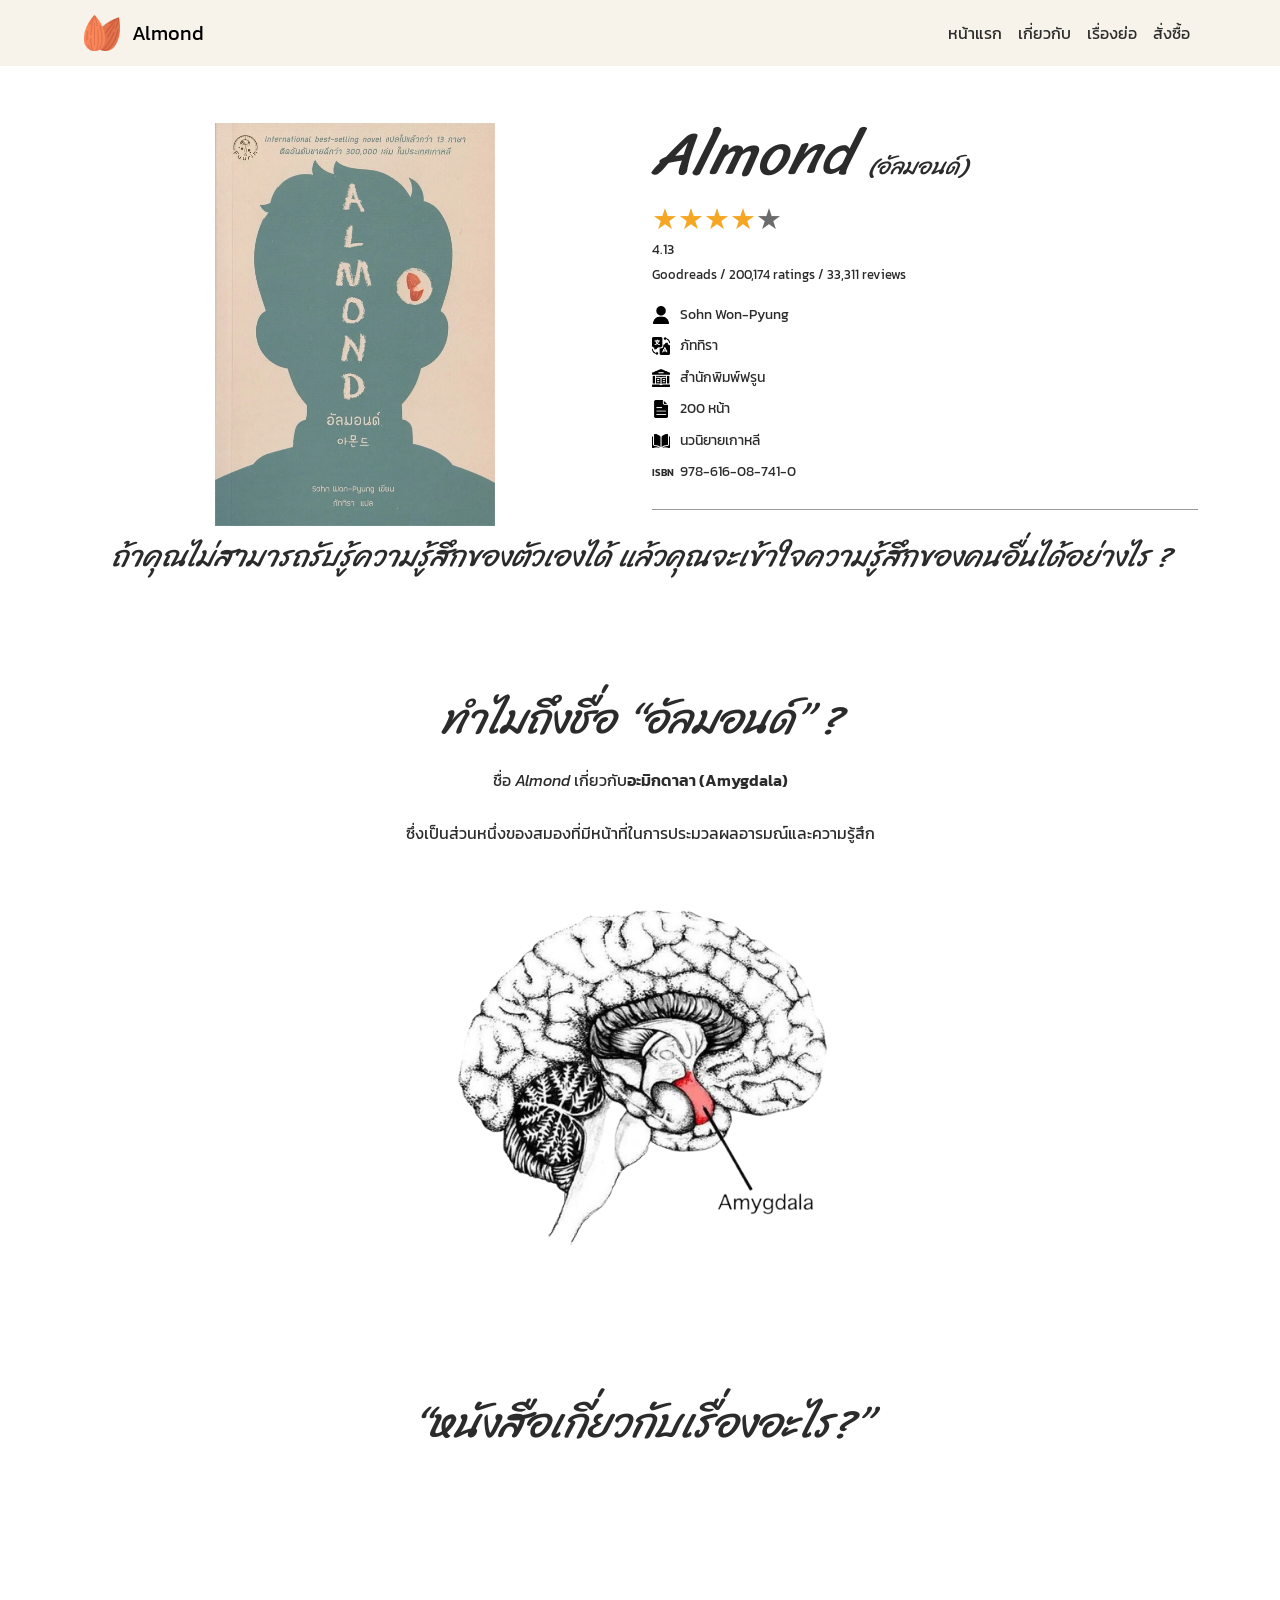
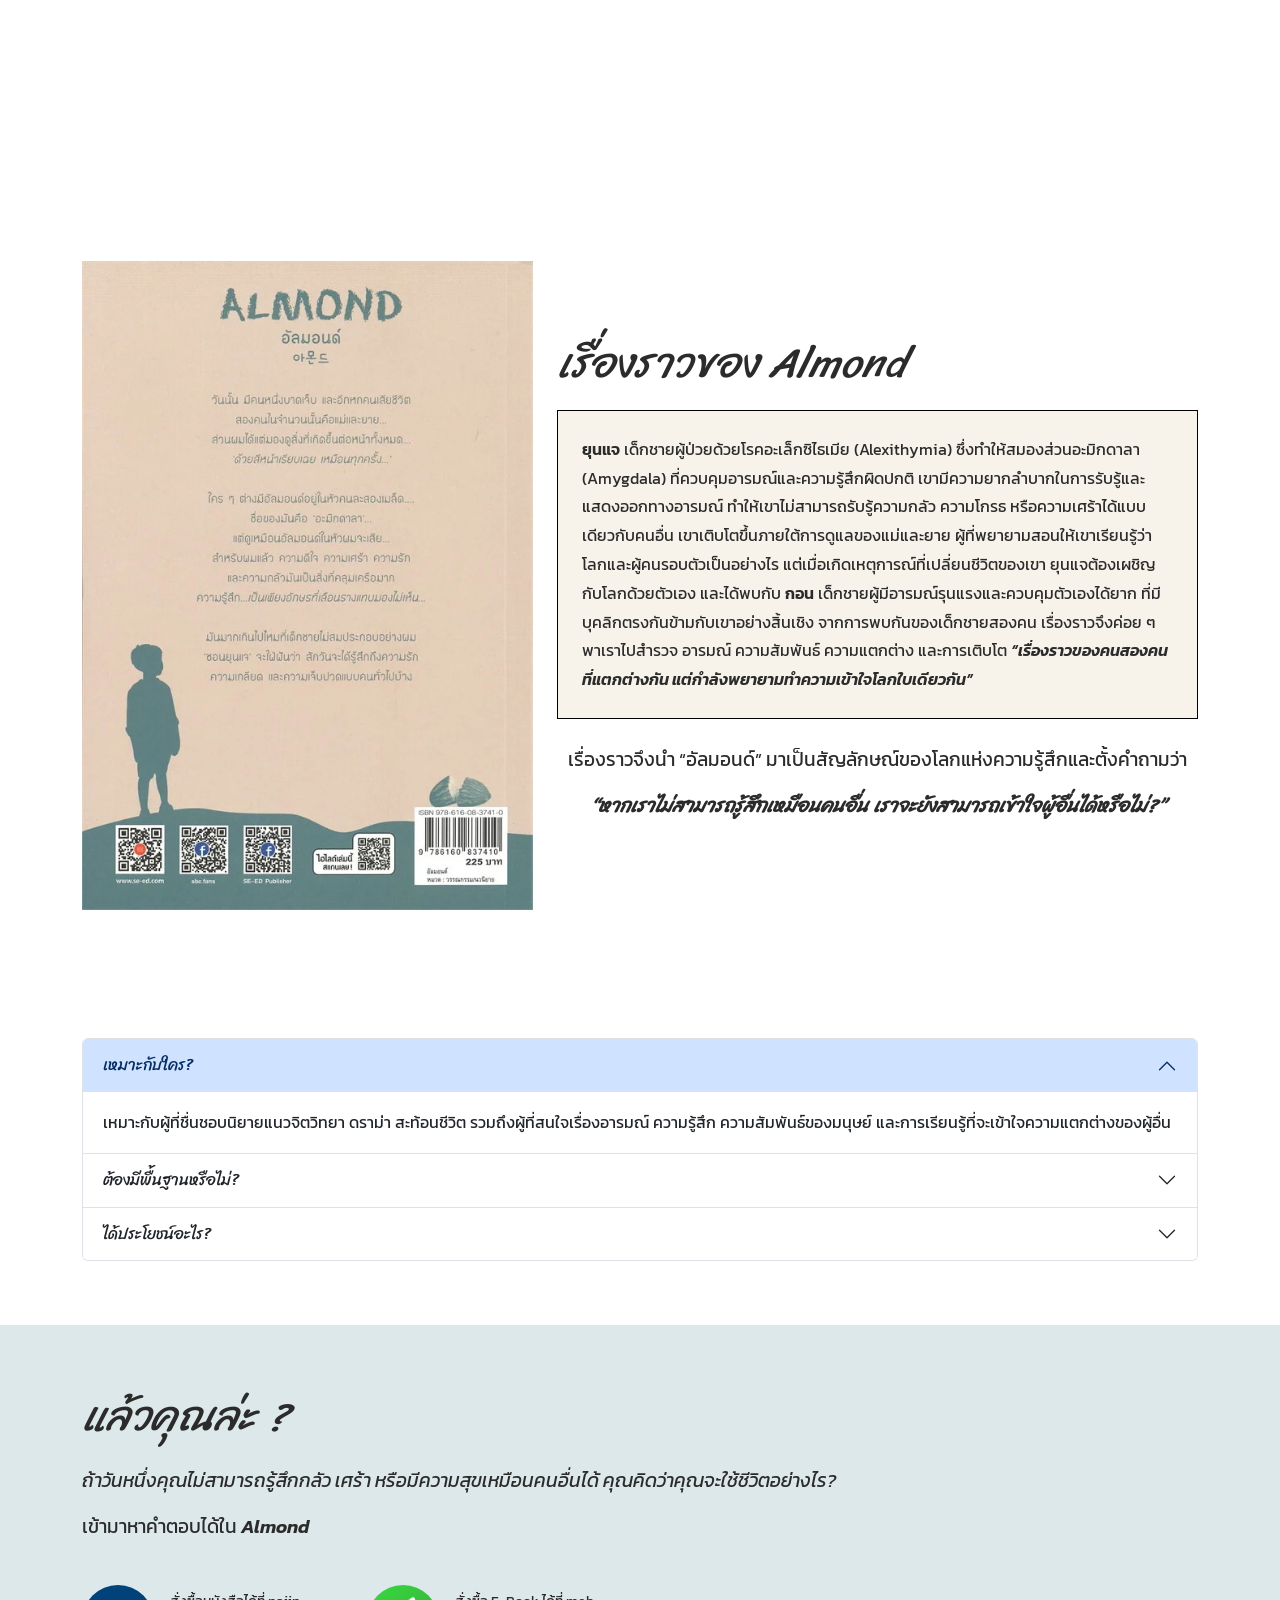
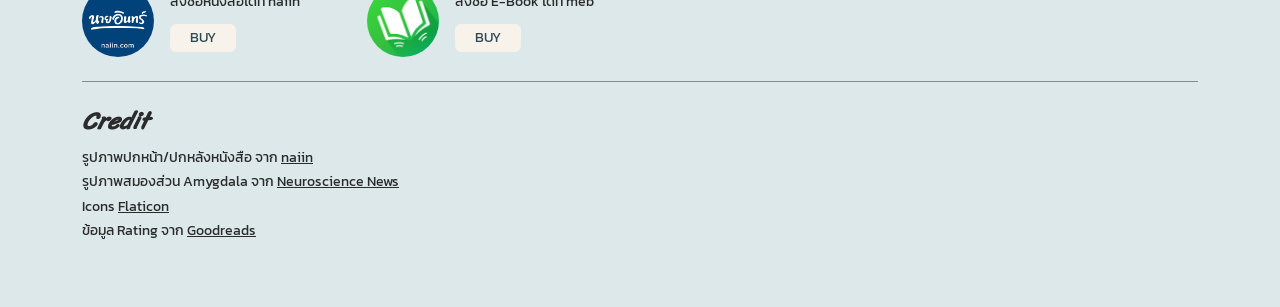
<file: index.html>
<!DOCTYPE html>
<html lang="th">

<head>
  <meta charset="UTF-8">
  <meta name="viewport" content="width=device-width, initial-scale=1.0">
  <title>ALMOND</title>
  <meta name="keywords" content="อัลมอนด์ (Almond),ความเข้าใจอารมณ์,รีวิวนิยายเกาหลี,นิยายดราม่า,หนังสือที่ BTS อ่าน">
  <meta name="description" content="อัลมอนด์ (Almond) นิยายเกาหลีที่เล่าเรื่องราวของเด็กชายผู้มีความบกพร่องในการรับรู้และระบุอารมณ์ อันเกี่ยวข้องกับสมองส่วนอะมิกดาลา (Amygdala) 
      พร้อมเรื่องราวที่ชวนให้เข้าใจความรู้สึกของผู้อื่น อีกทั้งยังเป็นหนังสือที่สมาชิกวง BTS เคยอ่านอีกด้วย">

  <!-- Bootstrap CSS -->
  <link href="https://cdn.jsdelivr.net/npm/bootstrap@5.3.3/dist/css/bootstrap.min.css" rel="stylesheet">
  <link rel="preconnect" href="https://fonts.googleapis.com">
  <link rel="preconnect" href="https://fonts.gstatic.com" crossorigin>
  <link
    href="https://fonts.googleapis.com/css2?family=Chakra+Petch&family=Google+Sans:ital,opsz,wght@0,17..18,400..700;1,17..18,400..700&family=Kanit:ital,wght@0,100;0,200;0,300;0,400;0,500;0,600;0,700;0,800;0,900;1,100;1,200;1,300;1,400;1,500;1,600;1,700;1,800;1,900&family=Mali&family=Sriracha&display=swap"
    rel="stylesheet">
  <link href="https://unpkg.com/aos@2.3.1/dist/aos.css" rel="stylesheet">
  <link rel="stylesheet" href="CSS/style.css">
</head>

<body>

  <!-- =========================
       Header
       ========================= -->
  <header>
    <div class="container">
      <nav class="navbar navbar-expand-md px-0">
        <a class="navbar-brand" href="#">
          <img src="Images/almond7.png" alt="Almond logo">
          <span>Almond</span>
        </a>

        <button class="navbar-toggler" type="button" data-bs-toggle="collapse" data-bs-target="#mainNav"
          aria-label="เปิดเมนู">
          <span class="navbar-toggler-icon"></span>
        </button>

        <div class="collapse navbar-collapse" id="mainNav">
          <ul class="navbar-nav ms-auto">
            <li class="nav-item"><a class="nav-link" href="#">หน้าแรก</a></li>
            <li class="nav-item"><a class="nav-link" href="#about">เกี่ยวกับ</a></li>
            <li class="nav-item"><a class="nav-link" href="#story">เรื่องย่อ</a></li>
            <li class="nav-item"><a class="nav-link" href="#download">สั่งซื้อ</a></li>
          </ul>
        </div>
      </nav>
    </div>
  </header>


  <!-- =========================
     Hero Section
     ========================= -->
  <section id="hero">
    <div class="container">
      <div class="hero-card">
        <div class="row align-items-center g-4">

          <!-- คอลัมน์ซ้าย: ปกหนังสือ -->
          <div class="col-12 col-md-6 text-center">
            <img src="Images/Almond3.jpg" alt="ปกหนังสือ Almond" class="img-fluid book-cover" data-aos="flip-left"
              data-aos-duration="3000">
          </div>

          <!-- คอลัมน์ขวา: ชื่อเรื่อง + Rating + ข้อมูลหนังสือ -->
          <div class="col-12 col-md-6">
            <h1>Almond <span>(อัลมอนด์)</span></h1>

            <div class="rating-row">
              <div class="rating">
                <span class="star">★</span><span class="star">★</span><span class="star">★</span><span
                  class="star">★</span><span class="star off">★</span>
              </div>
              <span class="rating-score">4.13</span>
            </div>
            <p class="rating-source">Goodreads / 200,174 ratings / 33,311 reviews</p>

            <ul class="book-info">
              <li><img src="Images/user.png" alt="">Sohn Won-Pyung</li>
              <li><img src="Images/translation.png" alt="">ภัททิรา</li>
              <li><img src="Images/publisher.png" alt="">สำนักพิมพ์ฟรูน</li>
              <li><img src="Images/page.png" alt="">200 หน้า</li>
              <li><img src="Images/open-book.png" alt="">นวนิยายเกาหลี</li>
              <li><span class="isbn-label">ISBN</span>978-616-08-741-0</li>
            </ul>

            <hr>
          </div>

        </div>

        <!-- แถวล่าง -->
        <div class="row">
          <div class="col-12">
            <blockquote>
              ถ้าคุณไม่สามารถรับรู้ความรู้สึกของตัวเองได้
              แล้วคุณจะเข้าใจความรู้สึกของคนอื่นได้อย่างไร ?
            </blockquote>
          </div>
        </div>
      </div>
    </div>
  </section>

  <!-- =========================
       Section 1 : ทำไมถึงชื่อ "อัลมอนด์"
       ========================= -->
  <section id="about" class="bg-white">
    <div class="container">
          <div class="col-12 text-center">
            <h2>ทำไมถึงชื่อ “อัลมอนด์” ?</h2>
            <p class="lead-text">
              ชื่อ <em>Almond</em> เกี่ยวกับ<strong>อะมิกดาลา (Amygdala)</strong>
            </p>
            <p class="lead-text">
              ซึ่งเป็นส่วนหนึ่งของสมองที่มีหน้าที่ในการประมวลผลอารมณ์และความรู้สึก
            </p>
            <img src="Images/Almond5.png" alt="สมองส่วนอะมิกดาลา (Amygdala)" class="img-fluid brain-img">
    </div>
    </div>
  </section>


  <!-- =========================
       Section 1.2 : หนังสือพูดถึงอะไร
       ========================= -->
  <section id="theme" class="bg-white">
    <div class="container">
      <h2 class="text-center">“หนังสือเกี่ยวกับเรื่องอะไร?”</h2>
      <div class="row g-4 mt-2">

        <div class="col-12 col-md-6 col-lg-3" data-aos="fade-up" data-aos-duration="2000">
          <div class="theme-card">
            <img src="Images/emotional.png" alt="อารมณ์" class="theme-icon">
            <h3>อารมณ์</h3>
            <p>เราจำเป็นต้องรู้สึกเหมือนคนอื่นหรือไม่ จึงจะสามารถเข้าใจพวกเขาได้</p>
          </div>
        </div>

        <div class="col-12 col-md-6 col-lg-3" data-aos="fade-up" data-aos-duration="2000">
          <div class="theme-card">
            <img src="Images/relationship.png" alt="ความสัมพันธ์" class="theme-icon">
            <h3>ความสัมพันธ์</h3>
            <p>บางครั้งการเข้าใจใครสักคน อาจเริ่มต้นจากการยอมรับว่าเราแตกต่างกัน</p>
          </div>
        </div>

        <div class="col-12 col-md-6 col-lg-3" data-aos="fade-up" data-aos-duration="2000">
          <div class="theme-card">
            <img src="Images/differentiate.png" alt="ความแตกต่าง" class="theme-icon">
            <h3>ความแตกต่าง</h3>
            <p>การแตกต่างจากคนส่วนใหญ่ ไม่ได้หมายความว่าเราผิดหรือไม่สมบูรณ์</p>
          </div>
        </div>

        <div class="col-12 col-md-6 col-lg-3" data-aos="fade-up" data-aos-duration="2000">
          <div class="theme-card">
            <img src="Images/growing-up.png" alt="การเติบโต" class="theme-icon">
            <h3>การเติบโต</h3>
            <p>มนุษย์สามารถเรียนรู้สิ่งที่ตัวเองไม่เคยเข้าใจ ผ่านประสบการณ์และผู้คนที่เข้ามาในชีวิต</p>
          </div>
        </div>

      </div>
    </div>
  </section>



  <!-- =========================
       Section 2 : เรื่องย่อ
       ========================= -->
  <section id="story" class="bg-white">
    <div class="container">
      <div class="row align-items-center g-4">

        <!-- คอลัมน์ซ้าย: รูปภาพ -->
        <div class="col-12 col-md-5 text-center">
          <img src="Images/Almond2.jpg" alt="หนังสือ Almond ปกหลัง" class="img-fluid story-img">
        </div>


        <!-- คอลัมน์ขวา: เนื้อเรื่อง -->
        <div class="col-sm-12 col-md-7 col-lg-7 col-xl-7">
         
          <h2>เรื่องราวของ Almond</h2>
          <div class="story-box">
            <p>
              <strong>ยุนแจ</strong> เด็กชายผู้ป่วยด้วยโรคอะเล็กซิไธเมีย (Alexithymia)
              ซึ่งทำให้สมองส่วนอะมิกดาลา (Amygdala) ที่ควบคุมอารมณ์และความรู้สึกผิดปกติ
              เขามีความยากลำบากในการรับรู้และแสดงออกทางอารมณ์
              ทำให้เขาไม่สามารถรับรู้ความกลัว ความโกรธ หรือความเศร้าได้แบบเดียวกับคนอื่น
              เขาเติบโตขึ้นภายใต้การดูแลของแม่และยาย
              ผู้ที่พยายามสอนให้เขาเรียนรู้ว่าโลกและผู้คนรอบตัวเป็นอย่างไร
              แต่เมื่อเกิดเหตุการณ์ที่เปลี่ยนชีวิตของเขา ยุนแจต้องเผชิญกับโลกด้วยตัวเอง
              และได้พบกับ <strong>กอน</strong> เด็กชายผู้มีอารมณ์รุนแรงและควบคุมตัวเองได้ยาก
              ที่มีบุคลิกตรงกันข้ามกับเขาอย่างสิ้นเชิง
              จากการพบกันของเด็กชายสองคน เรื่องราวจึงค่อย ๆ พาเราไปสำรวจ อารมณ์ ความสัมพันธ์ ความแตกต่าง และการเติบโต
              <strong><em>“เรื่องราวของคนสองคนที่แตกต่างกัน แต่กำลังพยายามทำความเข้าใจโลกใบเดียวกัน”</em></strong>
            </p>
          </div>

          <p class="text-center mt-4 story-intro">
            เรื่องราวจึงนำ “อัลมอนด์” มาเป็นสัญลักษณ์ของโลกแห่งความรู้สึกและตั้งคำถามว่า
          </p>
          <p class="text-center quote-text story-intro">
            <strong><em>“หากเราไม่สามารถรู้สึกเหมือนคนอื่น
                เราจะยังสามารถเข้าใจผู้อื่นได้หรือไม่?”</em></strong>
          </p>
        </div>
      </div>
    </div>
    </div>
  </section>

  <!-- =========================
       Section 1.3 : เหมาะกับใคร
       ========================= -->
  <section id="faq">
    <div class="container">

      <div class="accordion" id="faqAccordion">
        <div class="accordion-item">
          <h3 class="accordion-header">
            <button class="accordion-button" type="button" data-bs-toggle="collapse" data-bs-target="#faq1"
              aria-expanded="true" aria-controls="faq1">
              เหมาะกับใคร?
            </button>
          </h3>
          <div id="faq1" class="accordion-collapse collapse show" data-bs-parent="#faqAccordion">
            <div class="accordion-body">เหมาะกับผู้ที่ชื่นชอบนิยายแนวจิตวิทยา ดราม่า สะท้อนชีวิต
              รวมถึงผู้ที่สนใจเรื่องอารมณ์ ความรู้สึก ความสัมพันธ์ของมนุษย์
              และการเรียนรู้ที่จะเข้าใจความแตกต่างของผู้อื่น</div>
          </div>
        </div>

        <div class="accordion-item">
          <h3 class="accordion-header">
            <button class="accordion-button collapsed" type="button" data-bs-toggle="collapse" data-bs-target="#faq2"
              aria-expanded="false" aria-controls="faq2">
              ต้องมีพื้นฐานหรือไม่?
            </button>
          </h3>
          <div id="faq2" class="accordion-collapse collapse" data-bs-parent="#faqAccordion">
            <div class="accordion-body">ไม่จำเป็นต้องมีพื้นฐานด้านจิตวิทยาหรือความรู้ทางการแพทย์มาก่อน
              เพราะเนื้อเรื่องถ่ายทอดผ่านชีวิตและความสัมพันธ์ของตัวละครด้วยภาษาที่เข้าใจง่าย
              ทำให้ผู้อ่านเข้าถึงเรื่องราวได้ไม่ยาก</div>
          </div>
        </div>

        <div class="accordion-item">
          <h3 class="accordion-header">
            <button class="accordion-button collapsed" type="button" data-bs-toggle="collapse" data-bs-target="#faq3"
              aria-expanded="false" aria-controls="faq3">
              ได้ประโยชน์อะไร?
            </button>
          </h3>
          <div id="faq3" class="accordion-collapse collapse" data-bs-parent="#faqAccordion">
            <div class="accordion-body">ช่วยให้ผู้อ่านเข้าใจความหลากหลายทางอารมณ์และการแสดงออกของมนุษย์มากขึ้น
              เรียนรู้ที่จะยอมรับความแตกต่าง ฝึกมองโลกผ่านมุมมองของผู้อื่น
              และตระหนักถึงความสำคัญของความเห็นอกเห็นใจในการสร้างความสัมพันธ์ระหว่างมนุษย์
            </div>
    </div>
  </section>

  <!-- =========================
       Footer
       ========================= -->
  <footer id="download" class="bg-mist">
    <div class="container">

      <!-- ข้อความชวนคิด -->
      <div class="row">
        <div class="col-sm-12 col-md-10 col-lg-10 story-intro">
          <h2>แล้วคุณล่ะ ?</h2>
          <p class="footer-question">
            ถ้าวันหนึ่งคุณไม่สามารถรู้สึกกลัว เศร้า หรือมีความสุขเหมือนคนอื่นได้
            คุณคิดว่าคุณจะใช้ชีวิตอย่างไร?
          </p>
          <p>เข้ามาหาคำตอบได้ใน <strong><em>Almond</em></strong></p>
        </div>
      </div>

      <!-- ปุ่มสั่งซื้อ -->
      <div class="row g-4 mt-1">

        <div class="col-sm-12 col-md-3 col-lg-3">
          <div class="buy-item">
            <img src="Images/naiin.png" alt="naiin" class="buy-logo">
            <div>
              <p>สั่งซื้อหนังสือได้ที่ naiin</p>
              <a href="https://www.naiin.com/product/detail/556042" target="_blank" rel="noopener noreferrer"
                class="btn btn-buy">BUY</a>
            </div>
          </div>
        </div>

        <div class="col-sm-12 col-md-3">
          <div class="buy-item">
            <img src="Images/meb.png" alt="meb" class="buy-logo">
            <div>
              <p>สั่งซื้อ E-Book ได้ที่ meb</p>
              <a href="https://www.mebmarket.com/ebook-124011-%E0%B8%AD%E0%B8%B1%E0%B8%A5%E0%B8%A1%E0%B8%AD%E0%B8%99%E0%B8%94%E0%B9%8C--Almond"
                target="_blank" rel="noopener noreferrer" class="btn btn-buy">BUY</a>
            </div>
          </div>
        </div>

      </div>

      <hr>

      <h3>Credit</h3>
      <ul class="credit-list">
        <li>รูปภาพปกหน้า/ปกหลังหนังสือ จาก
          <a href="https://www.naiin.com/" target="_blank" rel="noopener">naiin</a>
        </li>
        <li>รูปภาพสมองส่วน Amygdala จาก
          <a href="https://neurosciencenews.com/" target="_blank" rel="noopener">Neuroscience News</a>
        </li>
        <li>Icons
          <a href="https://www.flaticon.com/" target="_blank" rel="noopener">Flaticon</a>
        </li>
        <li>ข้อมูล Rating จาก
          <a href="https://www.goodreads.com/book/show/52219386-almond" target="_blank" rel="noopener">Goodreads</a>
        </li>
      </ul>
    </div>
  </footer>



  <!-- Bootstrap JS -->
  <script src="https://cdn.jsdelivr.net/npm/bootstrap@5.3.3/dist/js/bootstrap.bundle.min.js"></script>
  <script src="https://unpkg.com/aos@2.3.1/dist/aos.js"></script>
  <script>
    AOS.init();
  </script>

</body>

</html>
</file>
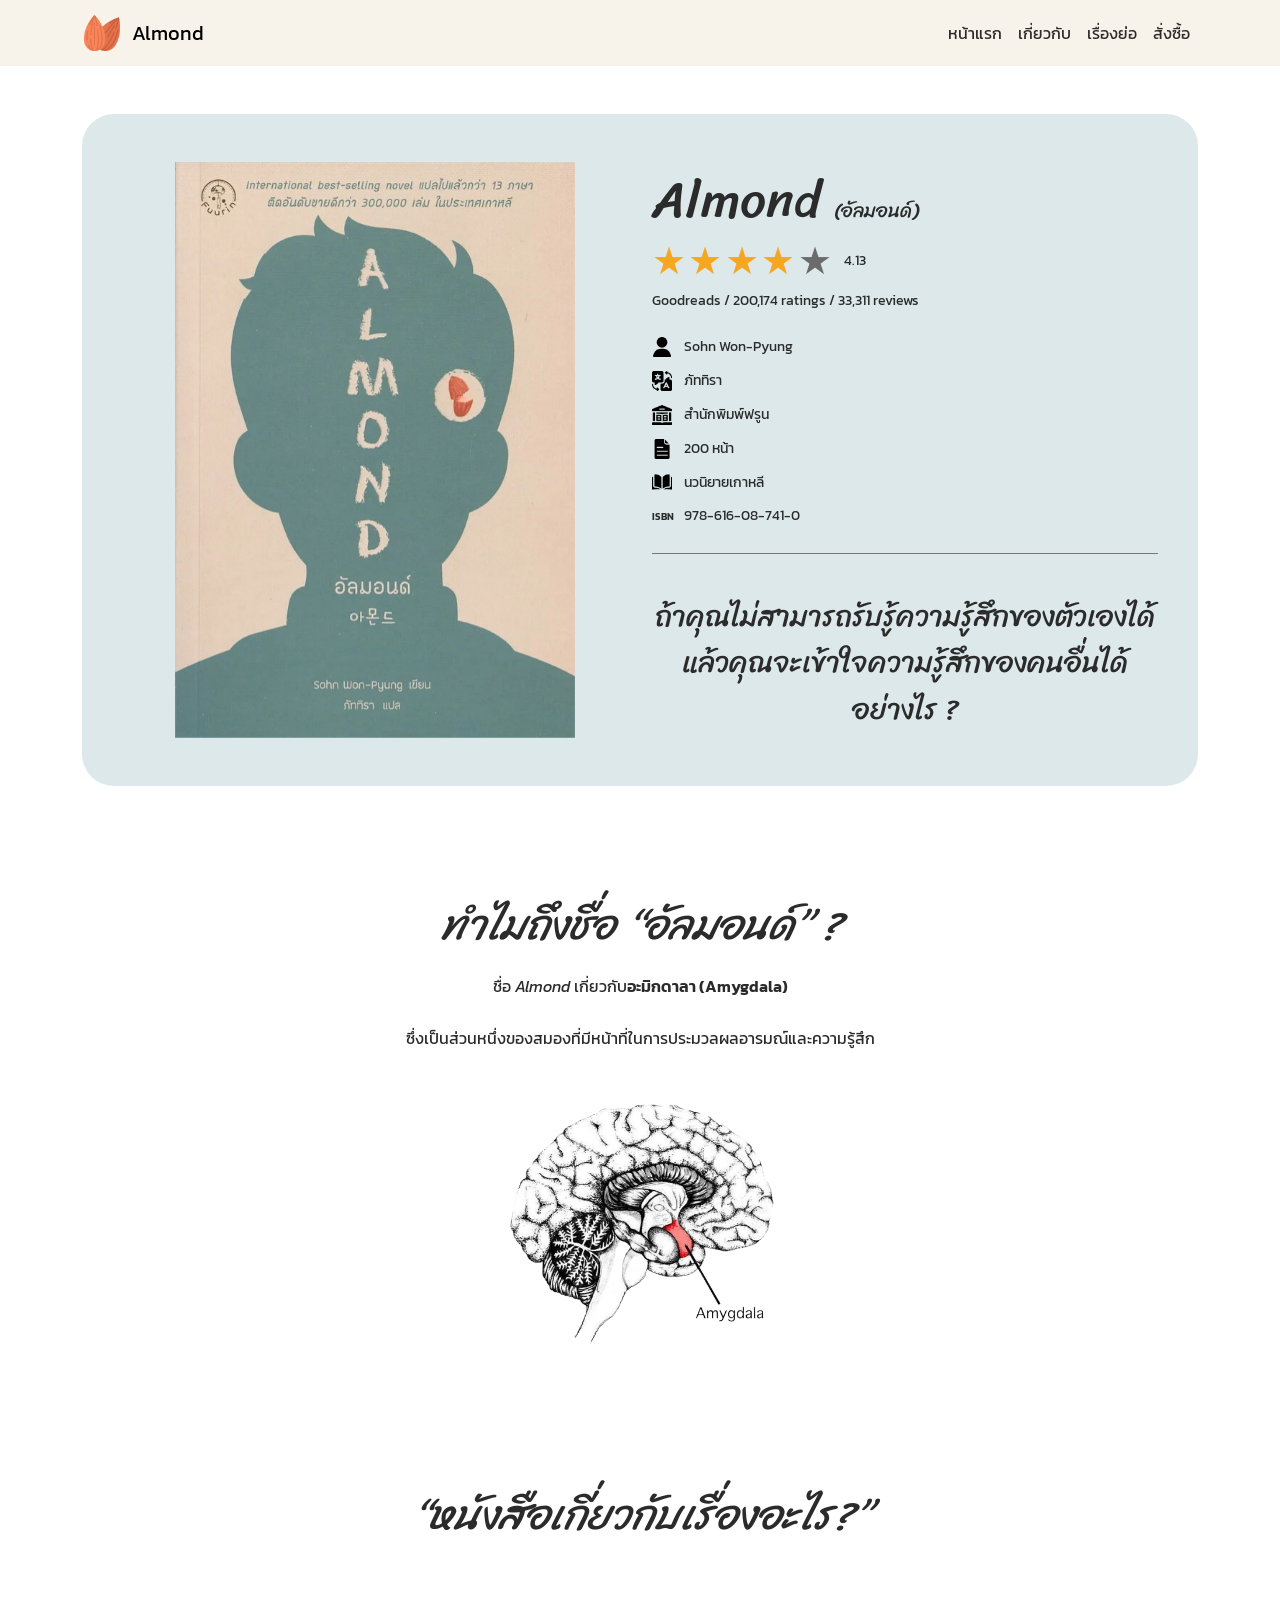
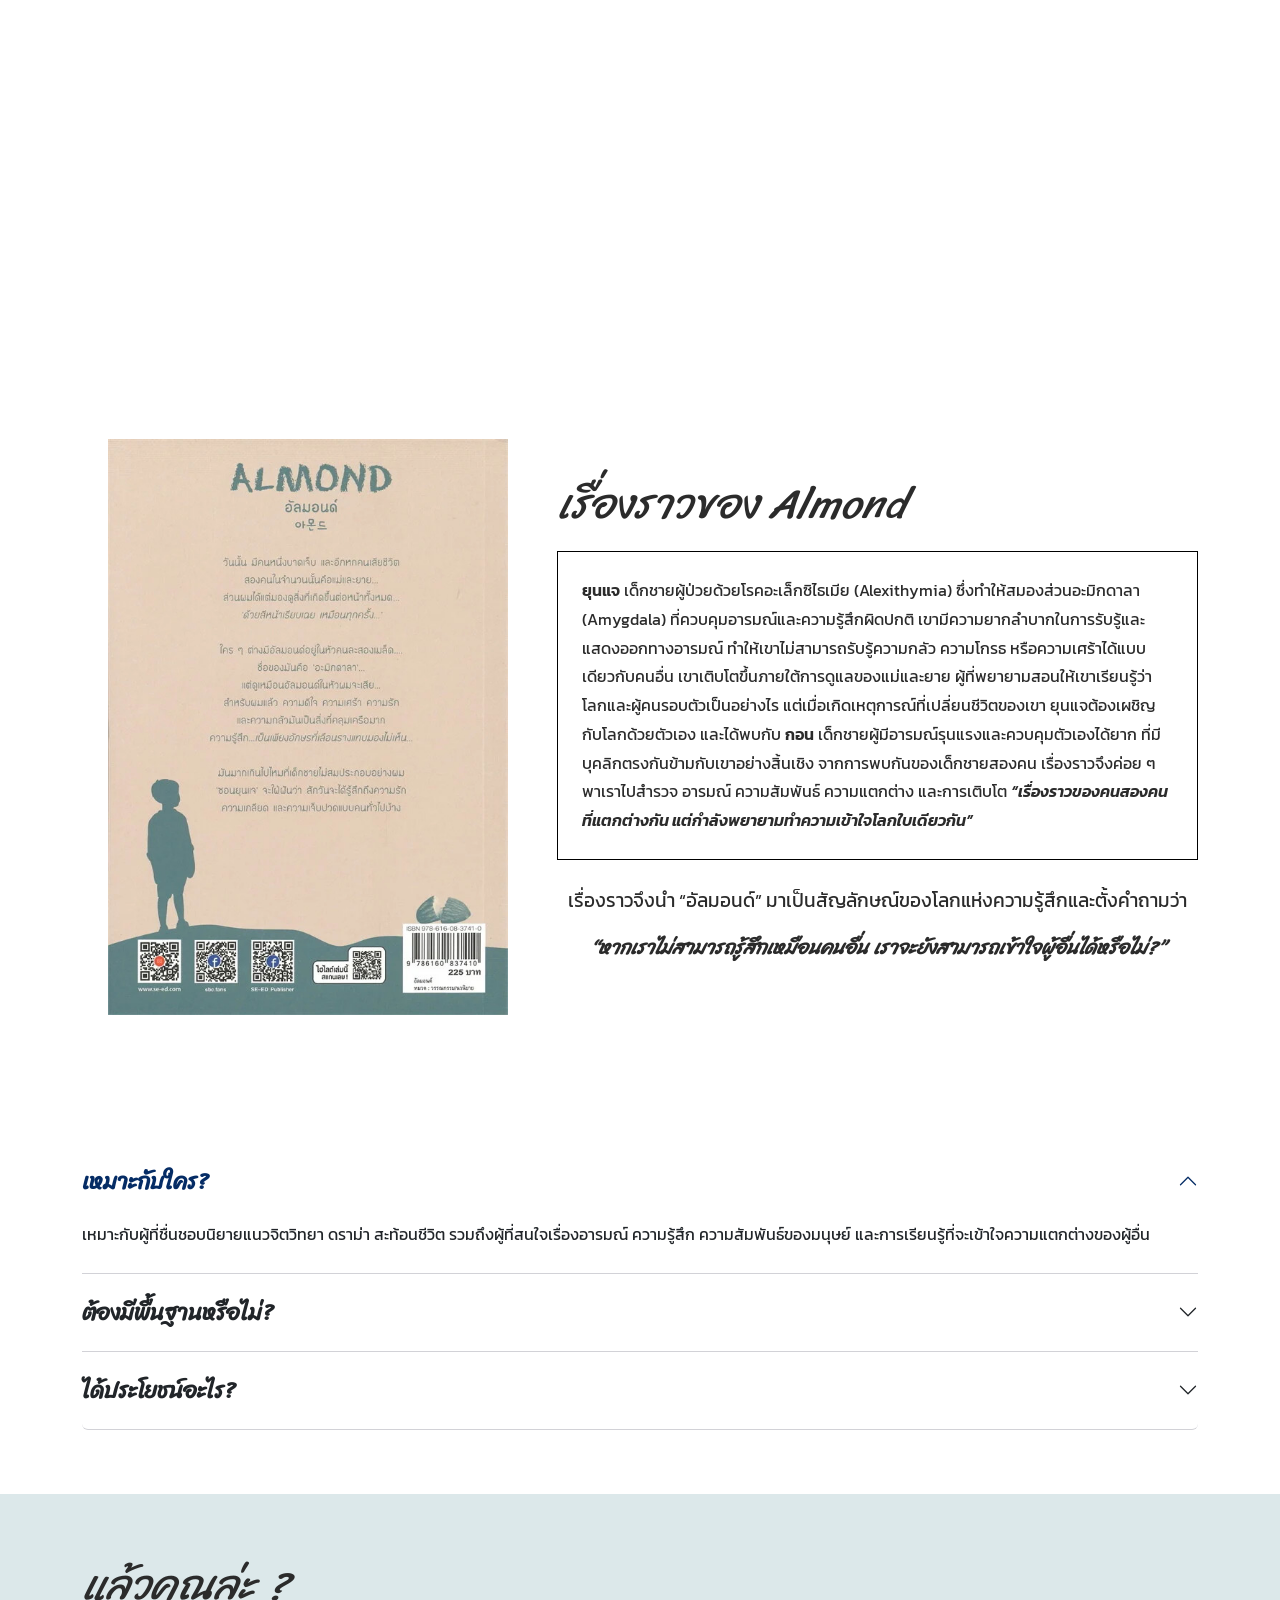
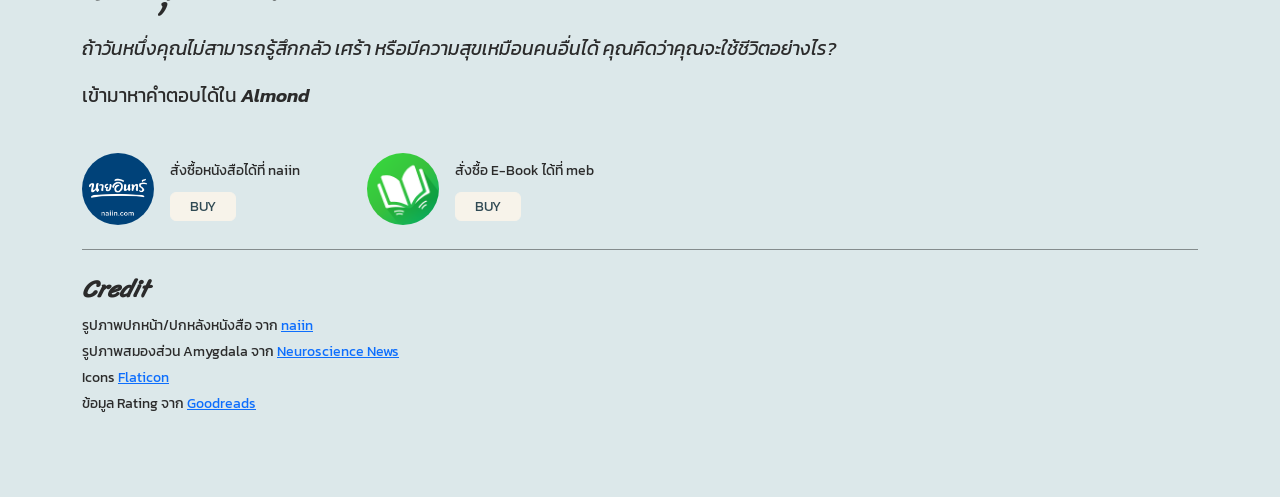
<file: Book-Recom-Almond/index.html>
<!DOCTYPE html>
<html lang="th">

<head>
  <meta charset="UTF-8">
  <meta name="viewport" content="width=device-width, initial-scale=1.0">
  <title>ALMOND</title>
  <meta name="keywords" content="อัลมอนด์ (Almond),ความเข้าใจอารมณ์,รีวิวนิยายเกาหลี,นิยายดราม่า,หนังสือที่ BTS อ่าน">
  <meta name="description" content="อัลมอนด์ (Almond) นิยายเกาหลีที่เล่าเรื่องราวของเด็กชายผู้มีความบกพร่องในการรับรู้และระบุอารมณ์ อันเกี่ยวข้องกับสมองส่วนอะมิกดาลา (Amygdala) 
      พร้อมเรื่องราวที่ชวนให้เข้าใจความรู้สึกของผู้อื่น อีกทั้งยังเป็นหนังสือที่สมาชิกวง BTS เคยอ่านอีกด้วย">

  <!-- Bootstrap CSS -->
  <link href="https://cdn.jsdelivr.net/npm/bootstrap@5.3.3/dist/css/bootstrap.min.css" rel="stylesheet">
  <link rel="preconnect" href="https://fonts.googleapis.com">
  <link rel="preconnect" href="https://fonts.gstatic.com" crossorigin>
  <link
    href="https://fonts.googleapis.com/css2?family=Chakra+Petch&family=Google+Sans:ital,opsz,wght@0,17..18,400..700;1,17..18,400..700&family=Kanit:ital,wght@0,100;0,200;0,300;0,400;0,500;0,600;0,700;0,800;0,900;1,100;1,200;1,300;1,400;1,500;1,600;1,700;1,800;1,900&family=Mali&family=Sriracha&display=swap"
    rel="stylesheet">
  <link href="https://unpkg.com/aos@2.3.1/dist/aos.css" rel="stylesheet">
  <link rel="stylesheet" href="CSS/style.css">
</head>

<body>

  <!-- =========================
       Header
       ========================= -->
  <header>
    <div class="container">
      <nav class="navbar navbar-expand-md px-0">
        <a class="navbar-brand" href="#">
          <img src="Images/almond7.png" alt="Almond logo">
          <span>Almond</span>
        </a>

        <button class="navbar-toggler" type="button" data-bs-toggle="collapse" data-bs-target="#mainNav"
          aria-label="เปิดเมนู">
          <span class="navbar-toggler-icon"></span>
        </button>

        <div class="collapse navbar-collapse" id="mainNav">
          <ul class="navbar-nav ms-auto">
            <li class="nav-item"><a class="nav-link" href="#">หน้าแรก</a></li>
            <li class="nav-item"><a class="nav-link" href="#about">เกี่ยวกับ</a></li>
            <li class="nav-item"><a class="nav-link" href="#story">เรื่องย่อ</a></li>
            <li class="nav-item"><a class="nav-link" href="#download">สั่งซื้อ</a></li>
          </ul>
        </div>
      </nav>
    </div>
  </header>


  <!-- =========================
     Hero Section
     ========================= -->
  <section id="hero">
    <div class="container">
      <div class="hero-card">
        <div class="row align-items-center g-4">

          <!-- คอลัมน์ซ้าย: ปกหนังสือ -->
          <div class="col-12 col-md-6 text-center">
            <img src="Images/Almond3.jpg" alt="ปกหนังสือ Almond" class="img-fluid book-cover" data-aos="flip-left"
              data-aos-duration="3000">
          </div>

          <!-- คอลัมน์ขวา: ชื่อเรื่อง + Rating + ข้อมูลหนังสือ -->
          <div class="col-12 col-md-6">
            <h1>Almond <span>(อัลมอนด์)</span></h1>

            <div class="rating-row">
              <div class="rating">
                <span class="star">★</span><span class="star">★</span><span class="star">★</span><span
                  class="star">★</span><span class="star off">★</span>
              </div>
              <span class="rating-score">4.13</span>
            </div>
            <p class="rating-source">Goodreads / 200,174 ratings / 33,311 reviews</p>

            <ul class="book-info">
              <li><img src="Images/user.png" alt="">Sohn Won-Pyung</li>
              <li><img src="Images/translation.png" alt="">ภัททิรา</li>
              <li><img src="Images/publisher.png" alt="">สำนักพิมพ์ฟรูน</li>
              <li><img src="Images/page.png" alt="">200 หน้า</li>
              <li><img src="Images/open-book.png" alt="">นวนิยายเกาหลี</li>
              <li><span class="isbn-label">ISBN</span>978-616-08-741-0</li>
            </ul>

            <hr>

      <!-- แถวล่าง -->
      <div class="row">
        <div class="col-12">
          <blockquote>
            ถ้าคุณไม่สามารถรับรู้ความรู้สึกของตัวเองได้
            แล้วคุณจะเข้าใจความรู้สึกของคนอื่นได้อย่างไร ?
          </blockquote>
        </div>
      </div>

      
    </div>
    </div>
    </div>
  </section>

  <!-- =========================
       Section 1 : ทำไมถึงชื่อ "อัลมอนด์"
       ========================= -->
  <section id="about" class="bg-white">
    <div class="container">
      <div class="col-12 text-center">
        <h2>ทำไมถึงชื่อ “อัลมอนด์” ?</h2>
        <p class="lead-text">
          ชื่อ <em>Almond</em> เกี่ยวกับ<strong>อะมิกดาลา (Amygdala)</strong>
        </p>
        <p class="lead-text">
          ซึ่งเป็นส่วนหนึ่งของสมองที่มีหน้าที่ในการประมวลผลอารมณ์และความรู้สึก
        </p>
        <img src="Images/Almond5.png" alt="สมองส่วนอะมิกดาลา (Amygdala)" class="img-fluid brain-img">
      </div>
    </div>
  </section>


  <!-- =========================
       Section 1.2 : หนังสือพูดถึงอะไร
       ========================= -->
  <section id="theme" class="bg-white">
    <div class="container">
      <h2 class="text-center">“หนังสือเกี่ยวกับเรื่องอะไร?”</h2>
      <div class="row g-4 mt-2">

        <div class="col-12 col-md-6 col-lg-3" data-aos="fade-up" data-aos-duration="2000">
          <div class="theme-card">
            <img src="Images/emotional.png" alt="อารมณ์" class="theme-icon">
            <h3>อารมณ์</h3>
            <p>เราจำเป็นต้องรู้สึกเหมือนคนอื่นหรือไม่ จึงจะสามารถเข้าใจพวกเขาได้</p>
          </div>
        </div>

        <div class="col-12 col-md-6 col-lg-3" data-aos="fade-up" data-aos-duration="2000">
          <div class="theme-card">
            <img src="Images/relationship.png" alt="ความสัมพันธ์" class="theme-icon">
            <h3>ความสัมพันธ์</h3>
            <p>บางครั้งการเข้าใจใครสักคน อาจเริ่มต้นจากการยอมรับว่าเราแตกต่างกัน</p>
          </div>
        </div>

        <div class="col-12 col-md-6 col-lg-3" data-aos="fade-up" data-aos-duration="2000">
          <div class="theme-card">
            <img src="Images/differentiate.png" alt="ความแตกต่าง" class="theme-icon">
            <h3>ความแตกต่าง</h3>
            <p>การแตกต่างจากคนส่วนใหญ่ ไม่ได้หมายความว่าเราผิดหรือไม่สมบูรณ์</p>
          </div>
        </div>

        <div class="col-12 col-md-6 col-lg-3" data-aos="fade-up" data-aos-duration="2000">
          <div class="theme-card">
            <img src="Images/growing-up.png" alt="การเติบโต" class="theme-icon">
            <h3>การเติบโต</h3>
            <p>มนุษย์สามารถเรียนรู้สิ่งที่ตัวเองไม่เคยเข้าใจ ผ่านประสบการณ์และผู้คนที่เข้ามาในชีวิต</p>
          </div>
        </div>

      </div>
    </div>
  </section>



  <!-- =========================
       Section 2 : เรื่องย่อ
       ========================= -->
  <section id="story" class="bg-white">
    <div class="container">
      <div class="row align-items-center g-4">

        <!-- คอลัมน์ซ้าย: รูปภาพ -->
        <div class="col-12 col-md-5 text-center">
          <img src="Images/Almond2.jpg" alt="หนังสือ Almond ปกหลัง" class="img-fluid story-img">
        </div>


        <!-- คอลัมน์ขวา: เนื้อเรื่อง -->
        <div class="col-sm-12 col-md-7 col-lg-7 col-xl-7">

          <h2>เรื่องราวของ Almond</h2>
          <div class="story-box">
            <p>
              <strong>ยุนแจ</strong> เด็กชายผู้ป่วยด้วยโรคอะเล็กซิไธเมีย (Alexithymia)
              ซึ่งทำให้สมองส่วนอะมิกดาลา (Amygdala) ที่ควบคุมอารมณ์และความรู้สึกผิดปกติ
              เขามีความยากลำบากในการรับรู้และแสดงออกทางอารมณ์
              ทำให้เขาไม่สามารถรับรู้ความกลัว ความโกรธ หรือความเศร้าได้แบบเดียวกับคนอื่น
              เขาเติบโตขึ้นภายใต้การดูแลของแม่และยาย
              ผู้ที่พยายามสอนให้เขาเรียนรู้ว่าโลกและผู้คนรอบตัวเป็นอย่างไร
              แต่เมื่อเกิดเหตุการณ์ที่เปลี่ยนชีวิตของเขา ยุนแจต้องเผชิญกับโลกด้วยตัวเอง
              และได้พบกับ <strong>กอน</strong> เด็กชายผู้มีอารมณ์รุนแรงและควบคุมตัวเองได้ยาก
              ที่มีบุคลิกตรงกันข้ามกับเขาอย่างสิ้นเชิง
              จากการพบกันของเด็กชายสองคน เรื่องราวจึงค่อย ๆ พาเราไปสำรวจ อารมณ์ ความสัมพันธ์ ความแตกต่าง และการเติบโต
              <strong><em>“เรื่องราวของคนสองคนที่แตกต่างกัน แต่กำลังพยายามทำความเข้าใจโลกใบเดียวกัน”</em></strong>
            </p>
          </div>

          <p class="text-center mt-4 story-intro">
            เรื่องราวจึงนำ “อัลมอนด์” มาเป็นสัญลักษณ์ของโลกแห่งความรู้สึกและตั้งคำถามว่า
          </p>
          <p class="text-center quote-text story-intro">
            <strong><em>“หากเราไม่สามารถรู้สึกเหมือนคนอื่น
                เราจะยังสามารถเข้าใจผู้อื่นได้หรือไม่?”</em></strong>
          </p>
        </div>
      </div>
    </div>
    </div>
  </section>

  <!-- =========================
       Section 1.3 : เหมาะกับใคร
       ========================= -->
  <section id="faq">
    <div class="container">

      <div class="accordion" id="faqAccordion">
        <div class="accordion-item">
          <h3 class="accordion-header">
            <button class="accordion-button" type="button" data-bs-toggle="collapse" data-bs-target="#faq1"
              aria-expanded="true" aria-controls="faq1">
              เหมาะกับใคร?
            </button>
          </h3>
          <div id="faq1" class="accordion-collapse collapse show" data-bs-parent="#faqAccordion">
            <div class="accordion-body">เหมาะกับผู้ที่ชื่นชอบนิยายแนวจิตวิทยา ดราม่า สะท้อนชีวิต
              รวมถึงผู้ที่สนใจเรื่องอารมณ์ ความรู้สึก ความสัมพันธ์ของมนุษย์
              และการเรียนรู้ที่จะเข้าใจความแตกต่างของผู้อื่น</div>
          </div>
        </div>

        <div class="accordion-item">
          <h3 class="accordion-header">
            <button class="accordion-button collapsed" type="button" data-bs-toggle="collapse" data-bs-target="#faq2"
              aria-expanded="false" aria-controls="faq2">
              ต้องมีพื้นฐานหรือไม่?
            </button>
          </h3>
          <div id="faq2" class="accordion-collapse collapse" data-bs-parent="#faqAccordion">
            <div class="accordion-body">ไม่จำเป็นต้องมีพื้นฐานด้านจิตวิทยาหรือความรู้ทางการแพทย์มาก่อน
              เพราะเนื้อเรื่องถ่ายทอดผ่านชีวิตและความสัมพันธ์ของตัวละครด้วยภาษาที่เข้าใจง่าย
              ทำให้ผู้อ่านเข้าถึงเรื่องราวได้ไม่ยาก</div>
          </div>
        </div>

        <div class="accordion-item">
          <h3 class="accordion-header">
            <button class="accordion-button collapsed" type="button" data-bs-toggle="collapse" data-bs-target="#faq3"
              aria-expanded="false" aria-controls="faq3">
              ได้ประโยชน์อะไร?
            </button>
          </h3>
          <div id="faq3" class="accordion-collapse collapse" data-bs-parent="#faqAccordion">
            <div class="accordion-body">ช่วยให้ผู้อ่านเข้าใจความหลากหลายทางอารมณ์และการแสดงออกของมนุษย์มากขึ้น
              เรียนรู้ที่จะยอมรับความแตกต่าง ฝึกมองโลกผ่านมุมมองของผู้อื่น
              และตระหนักถึงความสำคัญของความเห็นอกเห็นใจในการสร้างความสัมพันธ์ระหว่างมนุษย์
            </div>
          </div>
  </section>

  <!-- =========================
       Footer
       ========================= -->
  <footer id="download" class="bg-mist">
    <div class="container">

      <!-- ข้อความชวนคิด -->
      <div class="row">
        <div class="col-sm-12 col-md-10 col-lg-10 story-intro">
          <h2>แล้วคุณล่ะ ?</h2>
          <p class="footer-question">
            ถ้าวันหนึ่งคุณไม่สามารถรู้สึกกลัว เศร้า หรือมีความสุขเหมือนคนอื่นได้
            คุณคิดว่าคุณจะใช้ชีวิตอย่างไร?
          </p>
          <p>เข้ามาหาคำตอบได้ใน <strong><em>Almond</em></strong></p>
        </div>
      </div>

      <!-- ปุ่มสั่งซื้อ -->
      <div class="row g-4 mt-1">

        <div class="col-sm-12 col-md-3 col-lg-3">
          <div class="buy-item">
            <img src="Images/naiin.png" alt="naiin" class="buy-logo">
            <div>
              <p>สั่งซื้อหนังสือได้ที่ naiin</p>
              <a href="https://www.naiin.com/product/detail/556042" target="_blank" rel="noopener noreferrer"
                class="btn btn-buy">BUY</a>
            </div>
          </div>
        </div>

        <div class="col-sm-12 col-md-3">
          <div class="buy-item">
            <img src="Images/meb.png" alt="meb" class="buy-logo">
            <div>
              <p>สั่งซื้อ E-Book ได้ที่ meb</p>
              <a href="https://www.mebmarket.com/ebook-124011-%E0%B8%AD%E0%B8%B1%E0%B8%A5%E0%B8%A1%E0%B8%AD%E0%B8%99%E0%B8%94%E0%B9%8C--Almond"
                target="_blank" rel="noopener noreferrer" class="btn btn-buy">BUY</a>
            </div>
          </div>
        </div>

      </div>

      <hr>

      <h3>Credit</h3>
      <ul class="credit-list">
        <li>รูปภาพปกหน้า/ปกหลังหนังสือ จาก
          <a href="https://www.naiin.com/" target="_blank" rel="noopener">naiin</a>
        </li>
        <li>รูปภาพสมองส่วน Amygdala จาก
          <a href="https://neurosciencenews.com/" target="_blank" rel="noopener">Neuroscience News</a>
        </li>
        <li>Icons
          <a href="https://www.flaticon.com/" target="_blank" rel="noopener">Flaticon</a>
        </li>
        <li>ข้อมูล Rating จาก
          <a href="https://www.goodreads.com/book/show/52219386-almond" target="_blank" rel="noopener">Goodreads</a>
        </li>
      </ul>
    </div>
  </footer>



  <!-- Bootstrap JS -->
  <script src="https://cdn.jsdelivr.net/npm/bootstrap@5.3.3/dist/js/bootstrap.bundle.min.js"></script>
  <script src="https://unpkg.com/aos@2.3.1/dist/aos.js"></script>
  <script>
    AOS.init();
  </script>

</body>

</html>
</file>
<file: CSS/style.css>
:root {
  /* สีพื้นหลัง 2 สี */
  --color-sand: #f7f3ea;   /* ครีม  : Header, Section 1, Section 3 */
  --color-mist: #dce8ea;   /* ฟ้าเทา : Hero, Section 2, Footer */

  /* สีอื่น ๆ */
  --color-text: #2b2b2b;
  --color-star: #f5a623;
  --color-star-off: #6b6b6b;

  /* ฟอนต์ */
  --font-heading: "Sriracha", cursive;      /* หัวข้อ */
  --font-body: "Kanit", sans-serif;         /* เนื้อหา, หัวข้อย่อย */

  /* ขนาดตัวอักษร (ปรับได้ตามต้องการ) */
  --fs-title: clamp(2.6rem, 6vw, 3.8rem);   /* ชื่อเรื่อง Almond */
  --fs-title-sub: 1.4rem;                   /* (อัลมอนด์) */
  --fs-h2: clamp(1.8rem, 4vw, 2.6rem);      /* หัวข้อ Section */
  --fs-h3: 1.5rem;                          /* หัวข้อขนาดกลาง */
  --fs-quote: clamp(1.3rem, 2.6vw, 1.8rem); /* ประโยคเด่น */
  --fs-body: 1rem;                          /* เนื้อหา */
  --fs-small: 0.9rem;                       /* ตัวเล็ก (ข้อมูลหนังสือ, credit) */

  /* ระยะห่างบน-ล่างของแต่ละ Section */
  --section-space: 4rem;
}


/* =====================================================
   ค่าพื้นฐานของ Tag
   ===================================================== */
body {
  font-family: var(--font-body);
  font-size: var(--fs-body);
  line-height: 1.8;
  color: var(--color-text);
}

h1, h2, h3, h4 {
  font-family: var(--font-heading);
  font-style: italic;
  font-weight: 400;
  line-height: 1.3;
}

h1 { font-size: var(--fs-title); }
h2 { font-size: var(--fs-h2); margin-bottom: 1.25rem; }
h3 { font-size: var(--fs-h3); font-weight: 700; }
h4 { font-size: var(--fs-body); }

p { margin-bottom: 0.75rem; }

strong { font-weight: 600; }

hr {
  border: 0;
  border-top: 1px solid #000;   /* เส้นบาง */
  opacity: 0.4;
  margin: 1.5rem 0;
}

img { max-width: 100%; }

/* กำหนดระยะห่าง + สีพื้นหลังของทุก Section / Footer */
section,
footer {
  padding: var(--section-space) 0;
}

/* ชื่อคลาสสีพื้นหลัง (ใช้กับ header / section / footer) */
.bg-sand { background-color: var(--color-sand); }
.bg-mist { background-color: var(--color-mist); }


/* =====================================================
   Header
   ===================================================== */
header {
  background-color: var(--color-sand);
  font-family: var(--font-body);
}

header .navbar-brand {
  display: flex;
  align-items: center;
  gap: 0.6rem;
  font-family: var(--font-body);
  font-size: 1.25rem;
}

header .navbar-brand img {
  height: 40px;
  width: auto;
}

header .nav-link {
  font-size: var(--fs-body);
  color: var(--color-text);
}

header .nav-link:hover {
  color: #7397a5;
}


/* =====================================================
   Hero Section
   ===================================================== */
#hero {
  padding: 3rem 0;
}

#hero .book-cover {
  max-width: 280px;
  width: 100%;
}

/* ดาว Rating */
.rating {
  margin-top: 0.75rem;
  font-size: 1.8rem;
  line-height: 1;
}

.star { color: var(--color-star); }
.star.off { color: var(--color-star-off); }

.rating-score {
  margin: 0.25rem 0 0;
  font-size: var(--fs-small);
}

.rating-source {
  font-size: 0.8rem;
}

/* ชื่อเรื่อง */
#hero h1 span {
  font-size: var(--fs-title-sub);
}

/* รายการข้อมูลหนังสือ */
.book-info {
  list-style: none;
  padding: 0;
  margin: 1rem 0 0;
  font-size: var(--fs-small);
}

.book-info li {
  display: flex;
  align-items: center;
  gap: 0.6rem;
  margin-bottom: 0.35rem;
}

.book-info img {
  width: 18px;
  height: 18px;
  object-fit: contain;
}

.isbn-label {
  width: 18px;
  font-size: 0.6rem;
  font-weight: 600;
}

#hero .hero-almond {
  max-width: 200px;
}

/* ประโยคเด่นใน Hero */
blockquote {
  font-family: var(--font-heading);
  font-style: italic;
  font-size: var(--fs-quote);
  line-height: 1.6;
  text-align: center;
  margin: 0;
}


/* =====================================================
   Section 1 : ทำไมถึงชื่อ "อัลมอนด์"
   ===================================================== */
#about p {
  font-size: var(--fs-body);
}

#about .lead-text {
  max-width: 700px;
  margin: 0 auto 1.5rem;
}

#about .brain-img {
  max-width: 420px;
}


/* =====================================================
   Section 2 : เรื่องย่อ
   ===================================================== */
.story-box {
  background-color: var(--color-sand);
  border: 1px solid #000;        /* ขอบสีดำบาง */
  padding: 1.5rem;
}

.story-box p {
  margin: 0;
  font-size: var(--fs-body);
}

/* ประโยคตัวหนาในกรอบ ให้เป็นตัวเอียง */
.story-box strong em {
  font-style: italic;
}

/* ประโยคคำถามท้าย Section 2 (ใช้ Sriracha) */
.quote-text {
  font-family: var(--font-heading);
  font-size: var(--fs-body);
}
.story-intro {
  font-size: 1.2rem;
}

/* =====================================================
   Section 3 : หนังสือพูดถึงอะไร
   ===================================================== */
#theme .theme-icon {
  width: 100%;
  max-width: 120px;      /* ปรับขนาดไอคอนตรงนี้ */
  margin-bottom: 1rem;
}

#theme h3 {
  margin-bottom: 0.5rem;
}

#theme p {
  font-size: var(--fs-small);
}

#theme .closing-text {
  margin-top: 3rem;
  font-size: 1.3rem;
  line-height: 1.7;
}


/* =====================================================
   Footer
   ===================================================== */
footer .footer-question {
  font-style: italic;
}

/* รายการสั่งซื้อ (โลโก้กลม + ข้อความ + ปุ่ม) */
.buy-item {
  display: flex;
  align-items: center;
  gap: 1rem;
}

.buy-item p {
  margin-bottom: 0.4rem;
  font-size: var(--fs-small);
}

.buy-logo {
  width: 72px;
  height: 72px;
  border-radius: 50%;       /* ทำให้เป็นวงกลม */
  object-fit: cover;
  flex-shrink: 0;
}

/* ปุ่ม BUY */
.btn-buy {
  font-family: var(--font-body);
  font-size: var(--fs-small);
  color: #304a54;
  background-color: var(--color-sand);
  border: 1px solid var(--color-sand);
  padding: 0.15rem 1.2rem;
}

.btn-buy:hover,
.btn-buy:focus {
  color: #304a54;
  background-color: #ece6d6;
  border-color: #ece6d6;
}

/* Credit */
footer h4 {
  margin-bottom: 0.5rem;
}

.credit-list {
  list-style: none;
  padding: 0;
  margin: 0;
  font-size: var(--fs-small);
  line-height: 1.7;
}

.credit-list a {
  color: inherit;
  word-break: break-all;
}


/* =====================================================
   Mobile (หน้าจอเล็ก)
   ===================================================== */
@media (max-width: 767.98px) {
  :root { --section-space: 2.5rem; }

  #hero .book-cover { max-width: 220px; }
  .story-box { padding: 1rem; }
}
</file>
<file: Book-Recom-Almond/CSS/style.css>
:root {
  /* สีพื้นหลัง 2 สี */
  --color-sand: #f7f3ea;   /* ครีม  : Header, Section 1, Section 3 */
  --color-mist: #dce8ea;   /* ฟ้าเทา : Hero, Section 2, Footer */
  --color-white: #fff; /*สีขาว*/
    --color-black: #000000; /*สีดำ*/

  /* สีอื่น ๆ */
  --color-text: #2b2b2b;
  --color-star: #f5a623;
  --color-star-off: #6b6b6b;

  /* ฟอนต์ */
  --font-heading: "Sriracha", cursive;      /* หัวข้อ */
  --font-body: "Kanit", sans-serif;         /* เนื้อหา, หัวข้อย่อย */

  /* ขนาดตัวอักษร (ปรับได้ตามต้องการ) */
  --fs-title: clamp(2.6rem, 6vw, 3.8rem);   /* ชื่อเรื่อง Almond */
  --fs-title-sub: 1.2rem;                   /* (อัลมอนด์) */
  --fs-h2: clamp(1.8rem, 4vw, 2.6rem);      /* หัวข้อ Section */
  --fs-h3: 1.5rem;                          /* หัวข้อขนาดกลาง */
  --fs-quote: clamp(1.3rem, 2.6vw, 1.8rem); /* ประโยคเด่น */
  --fs-body: 1rem;                          /* เนื้อหา */
  --fs-small: 0.9rem;                       /* ตัวเล็ก (ข้อมูลหนังสือ, credit) */

  /* ระยะห่างบน-ล่างของแต่ละ Section */
  --section-space: 4rem;
}


/* =====================================================
   ค่าพื้นฐานของ Tag
   ===================================================== */
body {
  font-family: var(--font-body);
  font-size: var(--fs-body);
  line-height: 1.8;
  color: var(--color-text);
}

h1, h2, h3, h4 {
  font-family: var(--font-heading);
  font-style: italic;
  font-weight: 400;
  line-height: 1.3;
}

h1 { font-size: var(--fs-title); }
h2 { font-size: var(--fs-h2); margin-bottom: 1.25rem; }
h3 { font-size: var(--fs-h3); font-weight: 700; }
h4 { font-size: var(--fs-body); }

p { margin-bottom: 0.75rem; }

strong { font-weight: 600; }

hr {
  border: 0;
  border-top: 1px solid #000;   /* เส้นบาง */
  opacity: 0.4;
  margin: 1.5rem 0;
}

img { max-width: 100%; }

/* กำหนดระยะห่าง + สีพื้นหลังของทุก Section / Footer */
section,
footer {
  padding: var(--section-space) 0;
}

/* ชื่อคลาสสีพื้นหลัง (ใช้กับ header / section / footer) */
.bg-sand { background-color: var(--color-sand); }
.bg-mist { background-color: var(--color-mist); }


/* =====================================================
   Header
   ===================================================== */
header {
  background-color: var(--color-sand);
  font-family: var(--font-body);
}

header .navbar-brand {
  display: flex;
  align-items: center;
  gap: 0.6rem;
  font-family: var(--font-body);
  font-size: 1.25rem;
}

header .navbar-brand img {
  height: 40px;
  width: auto;
}

header .nav-link {
  font-size: var(--fs-body);
  color: var(--color-text);
}

header .nav-link:hover {
  color: #7397a5;
}


/* =====================================================
   Hero Section
   ===================================================== */
#hero {
  padding: 3rem 0;
}

#hero .book-cover {
  max-width: 400px;
  width: 100%;
}

/* ชื่อเรื่อง: ตัวตรง ใหญ่ขึ้น ชิดซ้าย */
#hero h1 {
  font-style: normal;
  font-size: clamp(2.2rem, 5vw, 3.2rem);
  text-align: left;
  margin-bottom: 0.5rem;
}

#hero h1 span {
  font-size: var(--fs-title-sub);
  font-style: normal;
}

/* แถว Rating: ดาว + คะแนน อยู่บรรทัดเดียวกัน */
.rating-row {
  display: flex;
  align-items: center;
  gap: 0.6rem;
}

.rating {
  font-size: 2.4rem;
  line-height: 1;
  letter-spacing: 0.15rem;
}

.star { color: var(--color-star); }
.star.off { color: var(--color-star-off); }

.rating-score {
  margin: 0;
  font-size: var(--fs-small);
}

.rating-source {
  margin: 0.5rem 0 0;
  font-size: 0.9rem;
}

/* รายการข้อมูลหนังสือ: ชิดซ้าย */
.book-info {
  list-style: none;
  padding: 0;
  margin: 1.25rem 0 1.5rem;
  font-size: var(--fs-small);
  text-align: left;
}

.book-info li {
  display: flex;
  align-items: center;
  gap: 0.75rem;
  margin-bottom: 0.5rem;
}

.book-info img {
  width: 20px;
  height: 20px;
  object-fit: contain;
}

.isbn-label {
  width: 20px;
  font-size: 0.6rem;
  font-weight: 600;
}

/* เส้นคั่น */
#hero hr {
  margin: 0;
  border: 0;
  border-top: 1px solid #777;
  opacity: 1;
}

/* ประโยคเด่น: บรรทัดเดียว ตัวตรง */
#hero blockquote {
  font-family: var(--font-heading);
  font-style: normal;
  font-weight: 500;
  font-size: var(--fs-quote);
  line-height: 1.6;
  text-align: center;
  margin: 2.5rem 0 0;
}

#hero {
  padding: 3rem 0;
  background: #ffffff;            /* พื้นหลังนอกการ์ด (สีขาว) */
}

.hero-card {
  background: #dce8ea;         /* ใช้สีเดียวกับ .bg-mist เดิม หรือ var(--color-mist) */
  border-radius: 32px;         /* ความโค้งของมุม */
  padding: 3rem 2.5rem;        /* ระยะห่างด้านในการ์ด */
  overflow: hidden;            /* ตัดเนื้อหาที่ล้นไม่ให้ทะลุมุมโค้ง */
}

@media (max-width: 767px) {
  .hero-card {
    border-radius: 24px;
    padding: 2rem 1.25rem;
  }
}

/* =====================================================
   Section 1 : ทำไมถึงชื่อ "อัลมอนด์"
   ===================================================== */
#about p {
  font-size: var(--fs-body);
}

#about .lead-text {
  max-width: 700px;
  margin: 0 auto 1.5rem;
}

#about .brain-img {
  max-width: 300px;
}

/* =====================================================
   Section 1.2 : หนังสือพูดถึงอะไร
   ===================================================== */
#theme .theme-icon {
  width: 100%;
  max-width: 100px;      /* ปรับขนาดไอคอนตรงนี้ */
  margin-bottom: 1rem;
}

#theme h3 {
  margin-bottom: 0.5rem;
}

#theme p {
  font-size: var(--fs-small);
}

#theme .closing-text {
  margin-top: 3rem;
  font-size: 1.3rem;
  line-height: 1.7;
}

.theme-card {
  background: #f7f3ea;
  border-radius: 32px;
  padding: 2.5rem 1.5rem;
  height: 100%;
  text-align: center;

  /* ความนุ่มนวลของการเปลี่ยน */
  transition: transform 0.35s ease, box-shadow 0.35s ease;
}

.theme-card:hover {
  transform: translateY(-8px) scale(1.03);
  box-shadow: 0 16px 36px rgba(0, 0, 0, 0.12);
}

/* เมื่อมีการ์ดใดการ์ดหนึ่งถูกชี้ ให้การ์ดอื่นจางลง */
.row:has(.theme-card:hover) .theme-card:not(:hover) {
  opacity: 0.6;
  transform: scale(0.98);
}

/* ต้องเพิ่ม opacity ใน transition ด้วย */
.theme-card {
  transition: transform 0.35s ease, box-shadow 0.35s ease, opacity 0.35s ease;
}


#faq .accordion-item {
  background: transparent;
  border: 0;
  border-bottom: 1px solid #d2d2d7;
}

#faq .accordion-button {
  background: transparent;
  box-shadow: none;
  font-size: 1.4rem;
  font-weight: 600;
  padding: 1.5rem 0;
}

#faq .accordion-body {
  padding: 0 0 1.5rem;
  font-size: 1rem;
  line-height: 1.8;
}

#sec4 {
  padding: 3rem 0;
  background: #ffffff;            /* พื้นหลังนอกการ์ด (สีขาว) */
}

.sec4-card {
  background: #f7f3ea;         /* ใช้สีเดียวกับ .bg-mist เดิม หรือ var(--color-mist) */
  border-radius: 32px;         /* ความโค้งของมุม */
  padding: 3rem 2.5rem;        /* ระยะห่างด้านในการ์ด */
  overflow: hidden;            /* ตัดเนื้อหาที่ล้นไม่ให้ทะลุมุมโค้ง */
}

@media (max-width: 767px) {
  .sec4-card {
    border-radius: 24px;
    padding: 2rem 1.25rem;
  }
}

/* =====================================================
   Section 2 : เรื่องย่อ
   ===================================================== */
.story-box {
  background-color: var(--color-white);
  border: 1px solid #000;        /* ขอบสีดำบาง */
  padding: 1.5rem;
}

.story-box p {
  margin: 0;
  font-size: var(--fs-body);
}

/* ประโยคตัวหนาในกรอบ ให้เป็นตัวเอียง */
.story-box strong em {
  font-style: italic;
}

/* ประโยคคำถามท้าย Section 2 (ใช้ Sriracha) */
.quote-text {
  font-family: var(--font-heading);
  font-size: var(--fs-body);
}
.story-intro {
  font-size: 1.2rem;

}

.story-img {
  max-width: 400px;   
  width: 100%;
  height: auto;
}




/* =====================================================
   Footer
   ===================================================== */
footer .footer-question {
  font-style: italic;
}

/* รายการสั่งซื้อ (โลโก้กลม + ข้อความ + ปุ่ม) */
.buy-item {
  display: flex;
  align-items: center;
  gap: 1rem;
}

.buy-item p {
  margin-bottom: 0.4rem;
  font-size: var(--fs-small);
}

.buy-logo {
  width: 72px;
  height: 72px;
  border-radius: 50%;       /* ทำให้เป็นวงกลม */
  object-fit: cover;
  flex-shrink: 0;
}

/* ปุ่ม BUY */
.btn-buy {
  font-family: var(--font-body);
  font-size: var(--fs-small);
  color: #304a54;
  background-color: var(--color-sand);
  border: 1px solid var(--color-sand);
  padding: 0.15rem 1.2rem;
}

.btn-buy:hover,
.btn-buy:focus {
  color: #304a54;
  background-color: #ece6d6;
  border-color: #ece6d6;
}

.credit-list {
  list-style: none;
  padding: 0;
  font-size: 0.9rem;
  line-height: 1.8;
}


/* =====================================================
   Mobile (หน้าจอเล็ก)
   ===================================================== */
@media (max-width: 767.98px) {
  :root { --section-space: 2.5rem; }

  #hero .book-cover { max-width: 220px; }
  .story-box { padding: 1rem; }
}
</file>
